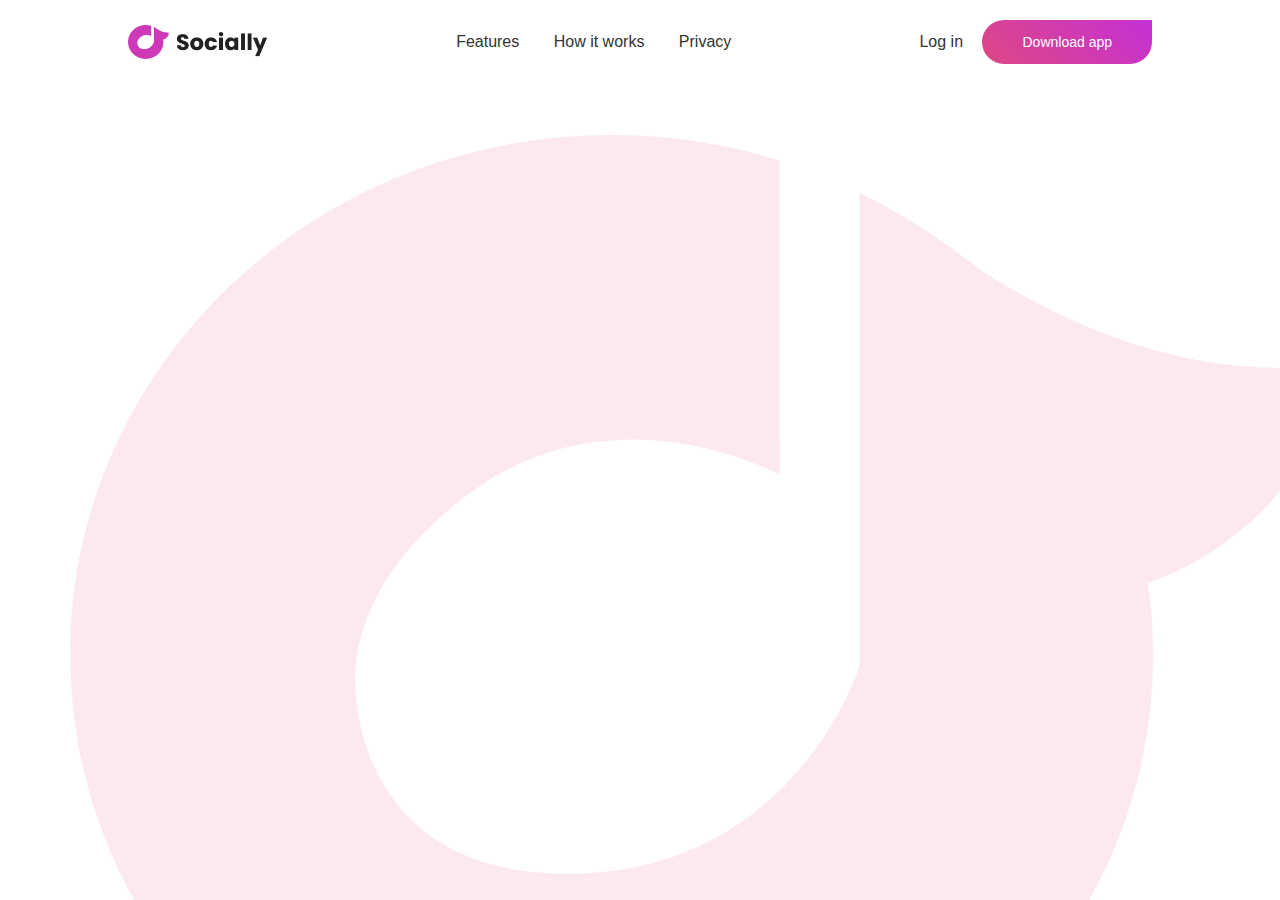
<file: css project socially/index.html>
<!DOCTYPE html>
<html>
<head>
	<meta charset="utf-8">
	<meta name="viewport" content="width=device-width, initial-scale=1">
	<link rel="stylesheet" href="style.css">
	<title>Socially</title>
</head>
<body>

<div class="hero">
	<nav>
		<img src="images/logo.png" class="logo">
		<ul>
			<li><a href="#">Features</a></li>
			<li><a href="#">How it works</a></li>
			<li><a href="#">Privacy</a></li>
		</ul>

		<div>
			<a href="#" class="login_btn">Log in</a>
			<a href="#" class="btn">Download app</a>

		</div>
	</nav>
	<div class="content">
	<!-- to give animation class name anim gave later -->
		<h1 class="anim">Make<br>New Friends</h1>
		<p class="anim">
			Socially is a new social media platform to make new friends online in the world.Now lets explore all it's amazing features.
		</p>
		<a href="#" class="btn anim">Join now</a>
	</div>
	<img src="images/pic.png" alt="" class="feature_img anim">
</div>
</body>
</html>
</file>
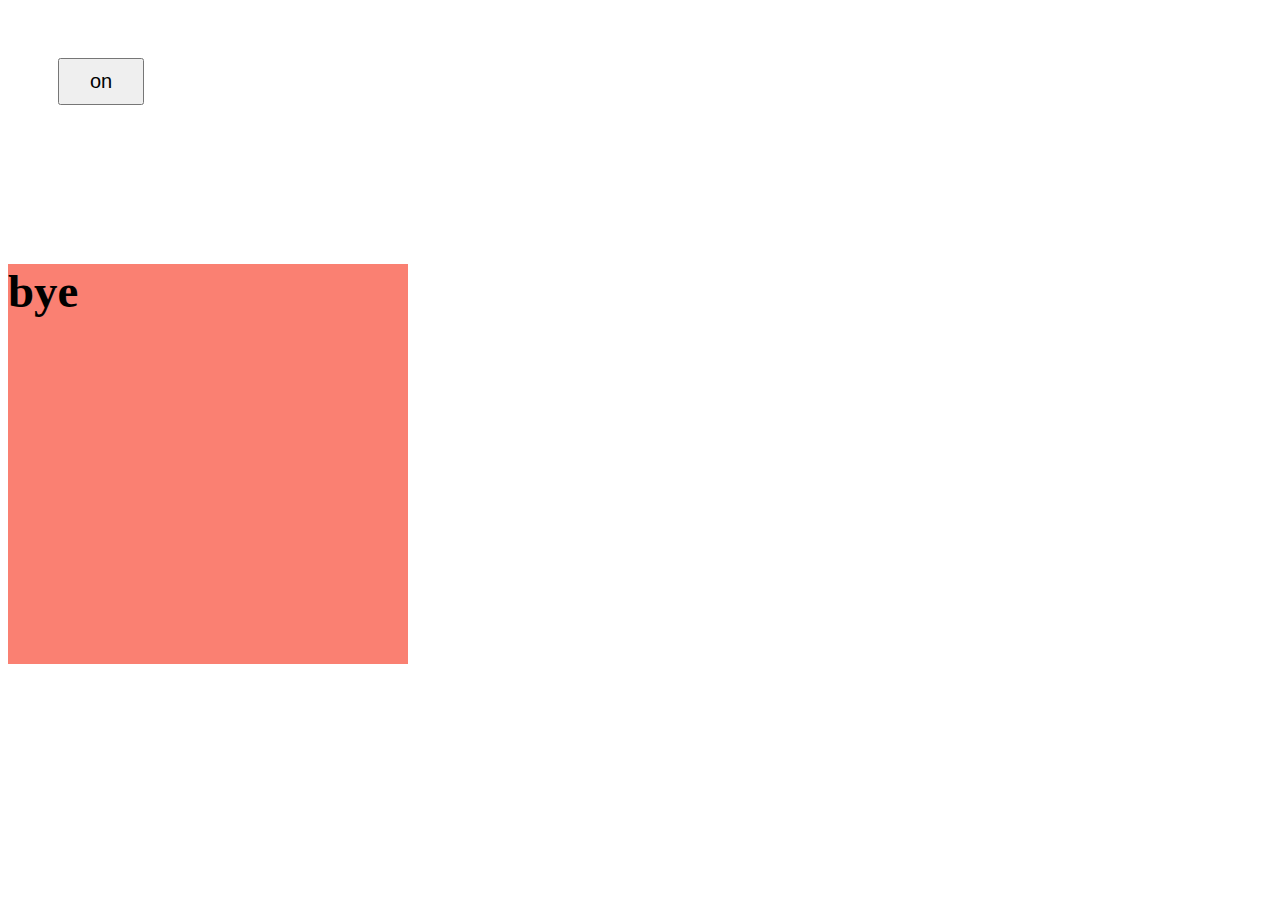
<file: dom manipulation/index.html>
<!DOCTYPE html>
<html lang="en">
<head>
    <meta charset="UTF-8">
    <meta name="viewport" content="width=device-width, initial-scale=1.0">
    <title>Dom manipulation</title>
    <link rel="stylesheet" href="style.css">
</head>
<body>
    <!-- <h1>hello world 1</h1>
    <h1>hello world 2</h1>
    <h1>hello world 3</h1>

    <div id="bulb"> -->
    </div>
    <button>on</button>

    <div id="box">
        <h1>hellooo</h1>
    </div>

    <script src="script.js">
    </script>
</body>
</html>
</file>
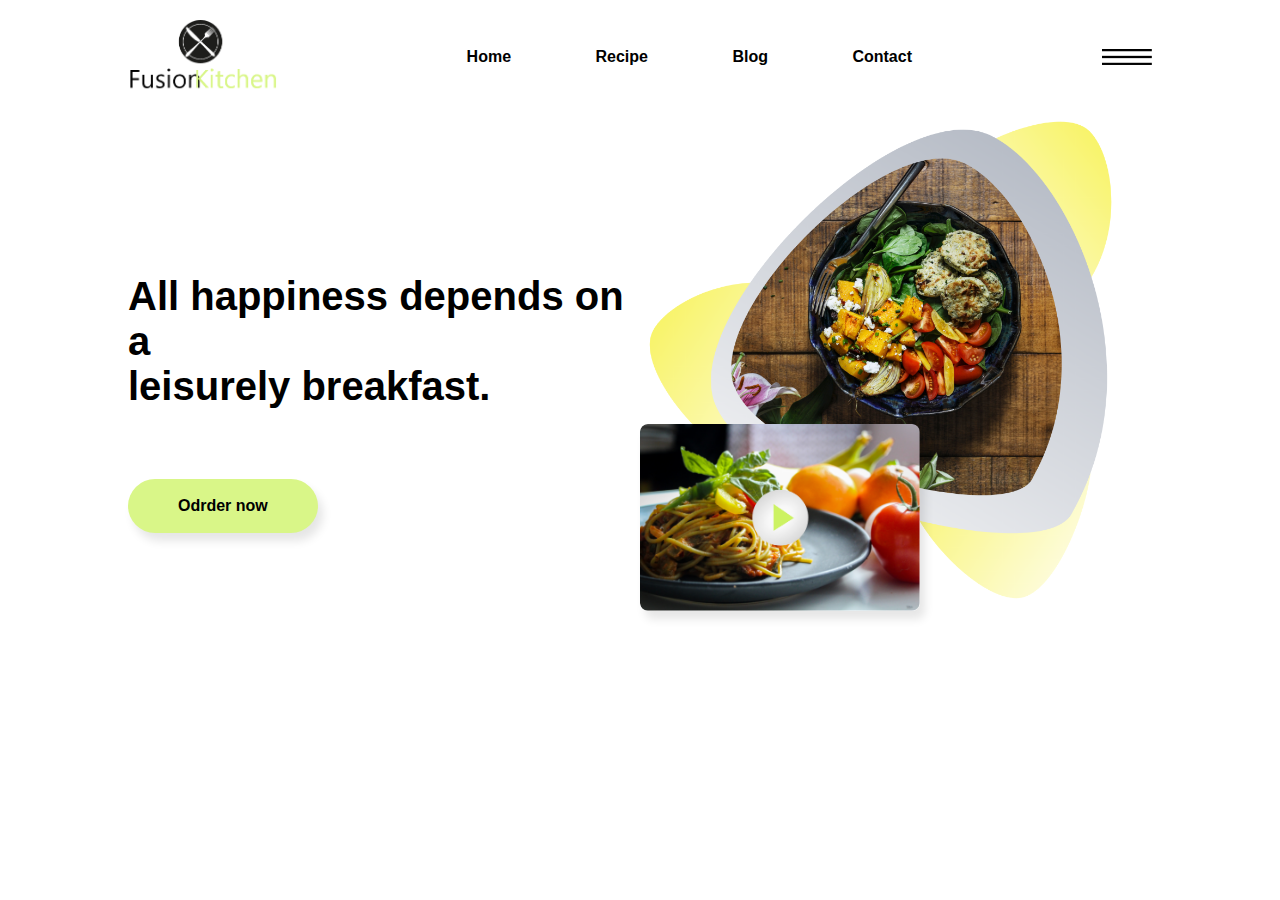
<file: animated hover effect/inde.html>
<!DOCTYPE html>
<html lang="en">
<head>
    <meta charset="UTF-8">
    <meta name="viewport" content="width=device-width, initial-scale=1.0">
    <title>Animated hover</title>
    <link rel="stylesheet" href="style.css">
</head>
<body>
    <div class="hero">
        <nav>
            <img src="logo.png" alt="" class="logo">
            <ul>
                <li><a href="#">Home</a></li>
                <li><a href="#">Recipe</a></li>
                <li><a href="#">Blog</a></li>
                <li><a href="#">Contact</a></li>
            </ul>
            <img src="menu.png" alt="" class="menu_img">

        </nav>
        <div class="row">
            <div class="col">
                <h1>All happiness depends on a<br> leisurely breakfast. </h1>
                <a href="#">Odrder now</a>
            </div>
             <div class="col">
                <img src="pic1.png" alt="" class="feature_img">
                 <img src="pic2.png" alt="" class="thumbnail_img">
             </div>
        </div>

    </div>
    
</body>
</html>
</file>
<file: css project socially/style.css>
*{
	margin:0;
	padding: 0;
	box-sizing:border-box;
	font-family: 'Poppins',sans-serif;


}

.hero{
	width: 100%;
	min-width: 100vh;
	min-height:100vh;
	background-image:url(images/back-image.png);
	background-position: center;
	background-size: cover;
	padding:10px 10%;
	overflow: hidden;
	position: relative;
}


nav{
	padding: 10px 0;
	display: flex;
	align-items: center;
	/* for y axis content */
	justify-content: space-between;
	/* for x axis content */
}

.logo{
	width: 140px;

}
/* 
list er lekha 1 row te and listing style none kore  */
nav ul li{
	display: inline-block;
	list-style: none;
	margin: 10px 15px;
}
/* text decoration none kore link er moto na dekhano */
nav ul li a {
	text-decoration: none;
	color: #333;
	font-weight:  400 ;
}

.login_btn{
	text-decoration: none;
	color:#333;
	margin-right: 15px;
	font-weight: 400;

}

/* btn design for dowwnload app */
.btn{
	display: inline-block;
	text-decoration: none;
	padding: 14px  40px;
	color: #fff;
	background-image: linear-gradient(45deg,#df4881,#c430d7);
	font-size: 14px;
	border-radius: 30px;
	border-top-right-radius:0;
	transition: 0.5s;
}
/* 
content div er size r eku nice namate */
.content{
	margin-top:10%;
	max-width: 600px;
}
/* lekha ao boro korte  */
.content h1{
	font-size:70px;
	color: #222;
}
/* parar k margin dite */
.content p{
	margin: 10px 0 30px;
	color:#333 ;
	animation-delay: 0.5s;
	/* shbche age animation hote delay eta kom */
}

.content .btn{
	padding: 15px 80px;
	font-size: 16px;
	animation-delay: 1s;
}
/* hover korle top right radius gol hbe ektu */
.btn:hover{
	border-top-right-radius:30px ;
}

.feature_img{
	width: 530px;
	position: absolute;
	bottom: 0;
	right: 10%;
}
.feature_img.anim{
animation-delay: 1.5s;
/* ebhabe delay alada alda diye shundor kore srailly ekta animation pawa jabe */
}

/* shuru te gayeb thakbe e 30px y axit theke upor theke jete 0.5  duration e uthbe  */
.anim{
	opacity: 0;
	transform: translateY(30px);
	animation:moveup 0.5s linear forwards ;
}
/* moveup naam e keyframe set kore 100%e kono translatehbe na */
@keyframes moveup{
	100%{
		opacity:1;
		transform:translateY(0px);
	}
}
</file>
<file: dom manipulation/style.css>
h1{color: red;
    font-size: 70px;
}

#bulb{
    height: 300px;
    width: 300px;
    border-radius: 50%;
    border: 4px solid black;
    background-color: transparent;

}
button{
    padding: 10px 30px;
    font-size: 20px;
    margin: 50px;
}
#box{
    height: 400px;
    width: 400px;
    background-color: salmon;
}
</file>
<file: animated hover effect/style.css>
*{
    margin: 0;
    padding: 0;
    box-sizing: border-box;
    font-family: 'popins',sans-serif;
}

.hero{
    width: 100%;
    height: 100vh;
    padding: 20px 10%;

}

nav{
    width: 100%;
    display: flex;
    align-items:center;
    justify-content: space-between;
}

nav .logo{
    width: 150px;
    cursor:pointer
}
nav .menu_img{
    width: 50px;
    cursor: pointer
}

nav ul{
    flex:1;
    text-align:right;
    margin-right: 150px;
}

nav ul li{
    list-style:none;
    display: inline-block;
    margin: 10px 30px;
}
nav ul li a{
    text-decoration: none;
    color: black;
    font-weight: 700;
    position:relative;
    padding: 10px;
}

nav ul li a::before{
    content:'';
    width: 100%;
    height: 0px;
    background: #d9f688;
    position: absolute;
    z-index: -1;
    left: 0;
    bottom: -5px;
    border-bottom-left-radius:8px;
    border-bottom-right-radius: 8px;
    transition: height 1s;
    /* hegiht borabor transition hbe */
}

nav ul li a:hover::before{
    height:85px;
    /* 0 theke 85 px height hbe */
}
/* feature image dekhate */
.row{
    display: flex;
    flex-wrap: wrap;
}
.col{
    /* proteek col 50% space nibe  */
    flex-basis: 50%;
    position: relative;
}
.feature_img{
    width: 100%;
    margin-top: 10px;

}
.thumbnail_img{
    width: 280px;
    position: absolute;
    bottom: 10px;
    left: 0;
    border-radius: 8px;
    box-shadow: 5px 8px 10px rgba(0,0,0,0.1);

}

.col h1{
    margin-top: 180px;
    font-size: 40px;
    font-weight: 600;
}
.col a{
    text-decoration:none;
    padding: 18px 50px;
    border-radius: 30px;
    background:#d9f688 ;
    display: inline-block;
    color: black;
    font-weight: 700;
    margin-top: 70px;
    box-shadow: 5px 8px 10px rgba(0,0,0,0.1);

}
</file>
